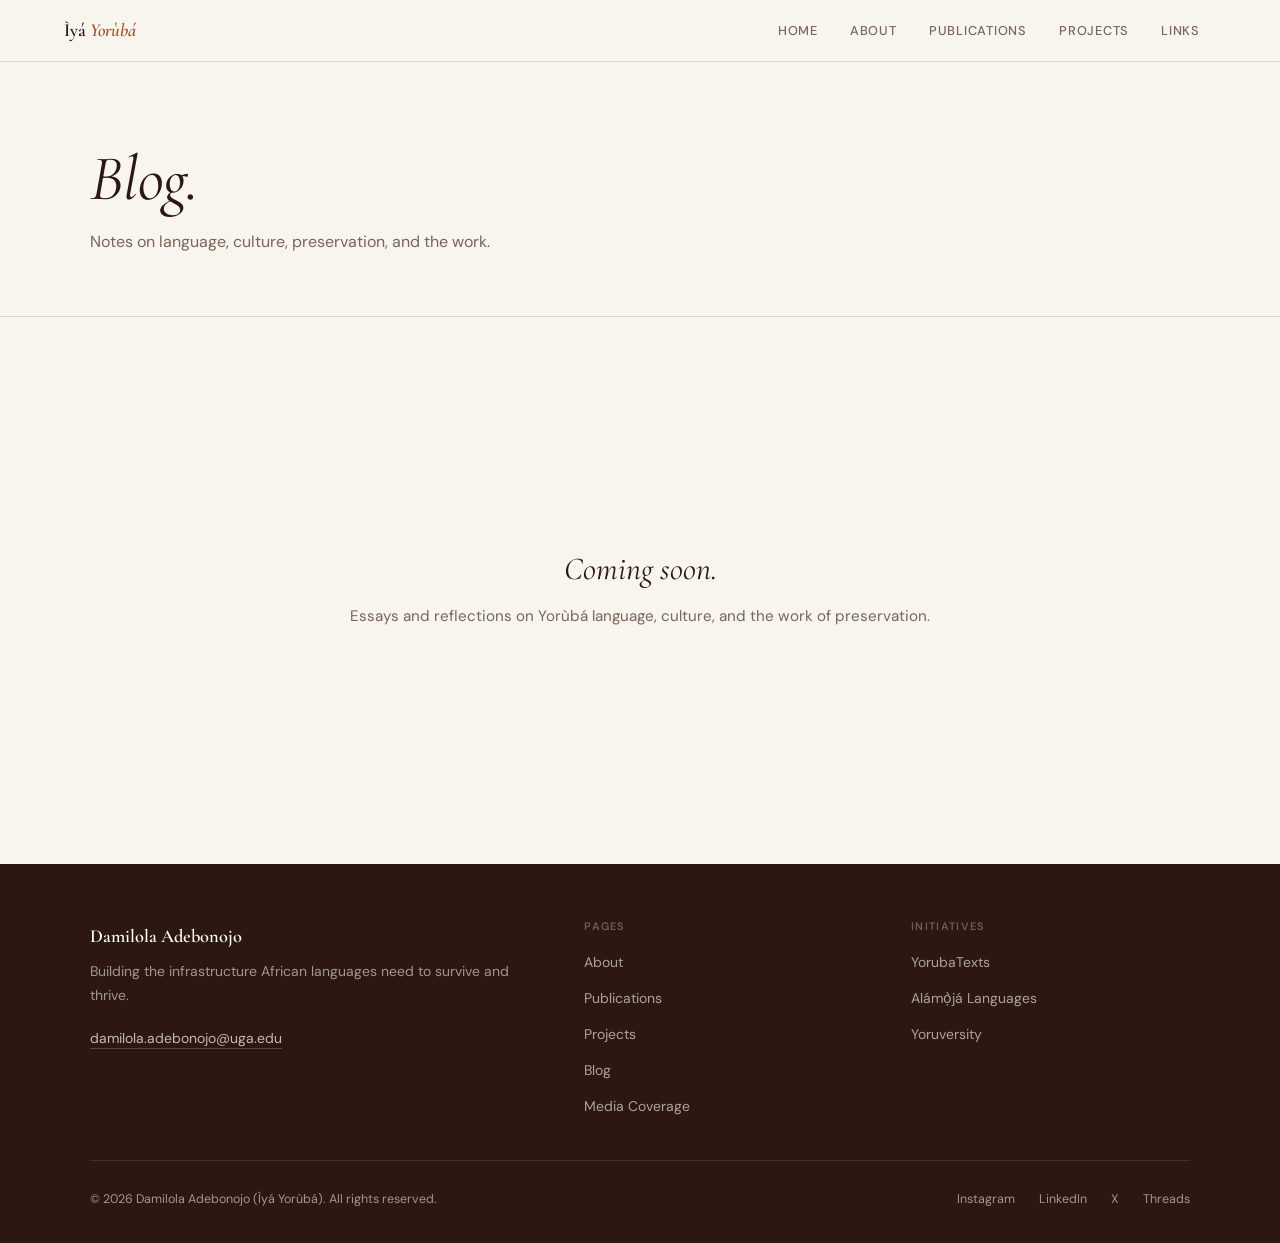
<file: blog.html>
<!DOCTYPE html>
<html lang="en">
<head>
<meta charset="UTF-8"/>
<meta name="viewport" content="width=device-width,initial-scale=1"/>
<title>Blog — Ìyá Yorùbá</title>
<link rel="stylesheet" href="style.css"/>
</head>
<body class="page">
<nav class="nav">
  <a href="index.html" class="nav-brand">Ìyá <em>Yorùbá</em></a>
  <ul class="nav-links">
    <li class="nav-item"><a href="index.html">Home</a></li>
    <li class="nav-item"><a href="about.html">About</a></li>
    <li class="nav-item">
      <a href="publications.html">Publications</a>
      <div class="nav-dropdown">
        <a href="publications.html#books">Books</a>
        <a href="publications.html#research">Research</a>
      </div>
    </li>
    <li class="nav-item"><a href="projects.html">Projects</a></li>
    <li class="nav-item">
      <a href="#">Links</a>
      <div class="nav-dropdown">
        <a href="blog.html">Blog</a>
        <a href="media.html">Media Coverage</a>
      </div>
    </li>
  </ul>
  <button class="nav-hamburger" aria-label="Menu"><span></span><span></span><span></span></button>
</nav>
<nav class="mobile-nav">
  <a href="index.html">Home</a>
  <a href="about.html">About</a>
  <a href="publications.html">Publications</a>
  <div class="mobile-sub">
    <a href="publications.html#books">Books</a>
    <a href="publications.html#research">Research</a>
  </div>
  <a href="projects.html">Projects</a>
  <a href="blog.html">Blog</a>
  <a href="media.html">Media Coverage</a>
</nav>
<main>

<style>
.blog-grid{display:grid;grid-template-columns:repeat(2,1fr);gap:2rem;}
.blog-card{background:var(--white);border:1px solid var(--border);border-radius:2px;overflow:hidden;display:flex;flex-direction:column;transition:box-shadow .2s,transform .2s;text-decoration:none;color:inherit;}
.blog-card:hover{box-shadow:0 8px 32px rgba(44,24,16,.1);transform:translateY(-3px);}
.blog-grid .blog-card:first-child{grid-column:1/-1;flex-direction:row;}
.blog-grid .blog-card:first-child .blog-card-img{width:45%;flex-shrink:0;aspect-ratio:auto;min-height:280px;}
.blog-grid .blog-card:first-child .blog-card-body{padding:2.5rem;justify-content:center;}
.blog-grid .blog-card:first-child .blog-card-title{font-size:2rem;}
.blog-card-img{aspect-ratio:16/9;background:var(--cream-dark);overflow:hidden;flex-shrink:0;}
.blog-card-img img{width:100%;height:100%;object-fit:cover;transition:transform .4s ease;}
.blog-card:hover .blog-card-img img{transform:scale(1.03);}
.blog-card-img-placeholder{width:100%;height:100%;background:linear-gradient(135deg,var(--cream-dark) 0%,var(--terra-pale) 100%);display:flex;align-items:center;justify-content:center;font-family:'Cormorant Garamond',serif;font-size:3rem;font-weight:300;color:var(--border);}
.blog-card-body{padding:1.5rem;display:flex;flex-direction:column;gap:.75rem;flex:1;}
.blog-card-meta{display:flex;align-items:center;gap:.75rem;}
.blog-card-cat{font-size:.68rem;font-weight:700;letter-spacing:.1em;text-transform:uppercase;color:var(--terra);background:var(--terra-pale);padding:.2rem .6rem;border-radius:2px;}
.blog-card-date{font-size:.78rem;color:var(--muted);}
.blog-card-title{font-family:'Cormorant Garamond',serif;font-size:1.4rem;font-weight:600;color:var(--brown);line-height:1.25;margin:0;}
.blog-card-excerpt{font-size:.9rem;color:var(--muted);line-height:1.7;flex:1;display:-webkit-box;-webkit-line-clamp:3;-webkit-box-orient:vertical;overflow:hidden;}
.blog-card-footer{display:flex;align-items:center;justify-content:space-between;padding-top:.75rem;border-top:1px solid var(--border);margin-top:auto;}
.blog-read-more{font-size:.8rem;font-weight:600;color:var(--terra);display:flex;align-items:center;gap:.4rem;transition:gap .2s;}
.blog-card:hover .blog-read-more{gap:.7rem;}
.blog-empty{text-align:center;padding:5rem 0;grid-column:1/-1;}
.blog-empty h3{font-family:'Cormorant Garamond',serif;font-size:2rem;font-weight:400;font-style:italic;color:var(--brown);margin-bottom:1rem;}
.blog-empty p{font-size:.95rem;color:var(--muted);}
@media(max-width:768px){
  .blog-grid{grid-template-columns:1fr;}
  .blog-grid .blog-card:first-child{flex-direction:column;}
  .blog-grid .blog-card:first-child .blog-card-img{width:100%;min-height:220px;}
  .blog-grid .blog-card:first-child .blog-card-body{padding:1.5rem;}
  .blog-grid .blog-card:first-child .blog-card-title{font-size:1.5rem;}
}
</style>
<div class="page-hero">
  <div class="section-inner">
    <h1>Blog.</h1>
    <p id="page-intro-text">Notes on language, culture, preservation, and the work.</p>
  </div>
</div>
<section class="section">
  <div class="section-inner">
    <div class="blog-grid" id="blog-posts-dynamic">
      <div class="blog-empty">
        <h3>Coming soon.</h3>
        <p>Essays and reflections on Yorùbá language, culture, and the work of preservation.</p>
      </div>
    </div>
  </div>
</section>

</main>
<footer>
  <div class="footer-inner">
    <div>
      <p class="footer-name">Damilola Adebonojo</p>
      <p class="footer-tagline"><span id="footer-tagline-text">Building the infrastructure African languages need to survive and thrive.</span></p>
      <p class="footer-email" style="margin-top:1rem"><a href="mailto:damilola.adebonojo@uga.edu">damilola.adebonojo@uga.edu</a></p>
    </div>
    <div class="footer-col">
      <h5>Pages</h5>
      <ul>
        <li><a href="about.html">About</a></li>
        <li><a href="publications.html">Publications</a></li>
        <li><a href="projects.html">Projects</a></li>
        <li><a href="blog.html">Blog</a></li>
        <li><a href="media.html">Media Coverage</a></li>
      </ul>
    </div>
    <div class="footer-col">
      <h5>Initiatives</h5>
      <ul>
        <li><a href="https://yorubatexts.com" target="_blank" rel="noopener">YorubaTexts</a></li>
        <li><a href="https://alamojalanguages.com" target="_blank" rel="noopener">Alámọ̀já Languages</a></li>
        <li><a href="https://yoruversity.com" target="_blank" rel="noopener">Yoruversity</a></li>
      </ul>
    </div>
  </div>
  <div class="footer-bottom">
    <p>&copy; 2026 Damilola Adebonojo (Ìyá Yorùbá). All rights reserved.</p>
    <div class="footer-socials">
      <a href="https://www.instagram.com/iya_yoruba/" target="_blank" rel="noopener">Instagram</a>
      <a href="https://www.linkedin.com/in/iyayoruba/" target="_blank" rel="noopener">LinkedIn</a>
      <a href="https://www.x.com/iyayoruba" target="_blank" rel="noopener">X</a>
      <a href="https://www.threads.com/@iya_yoruba" target="_blank" rel="noopener">Threads</a>
    </div>
  </div>
</footer>
<script src="supabase-loader.js"></script>
<script src="main.js"></script>
</body>
</html>
</file>
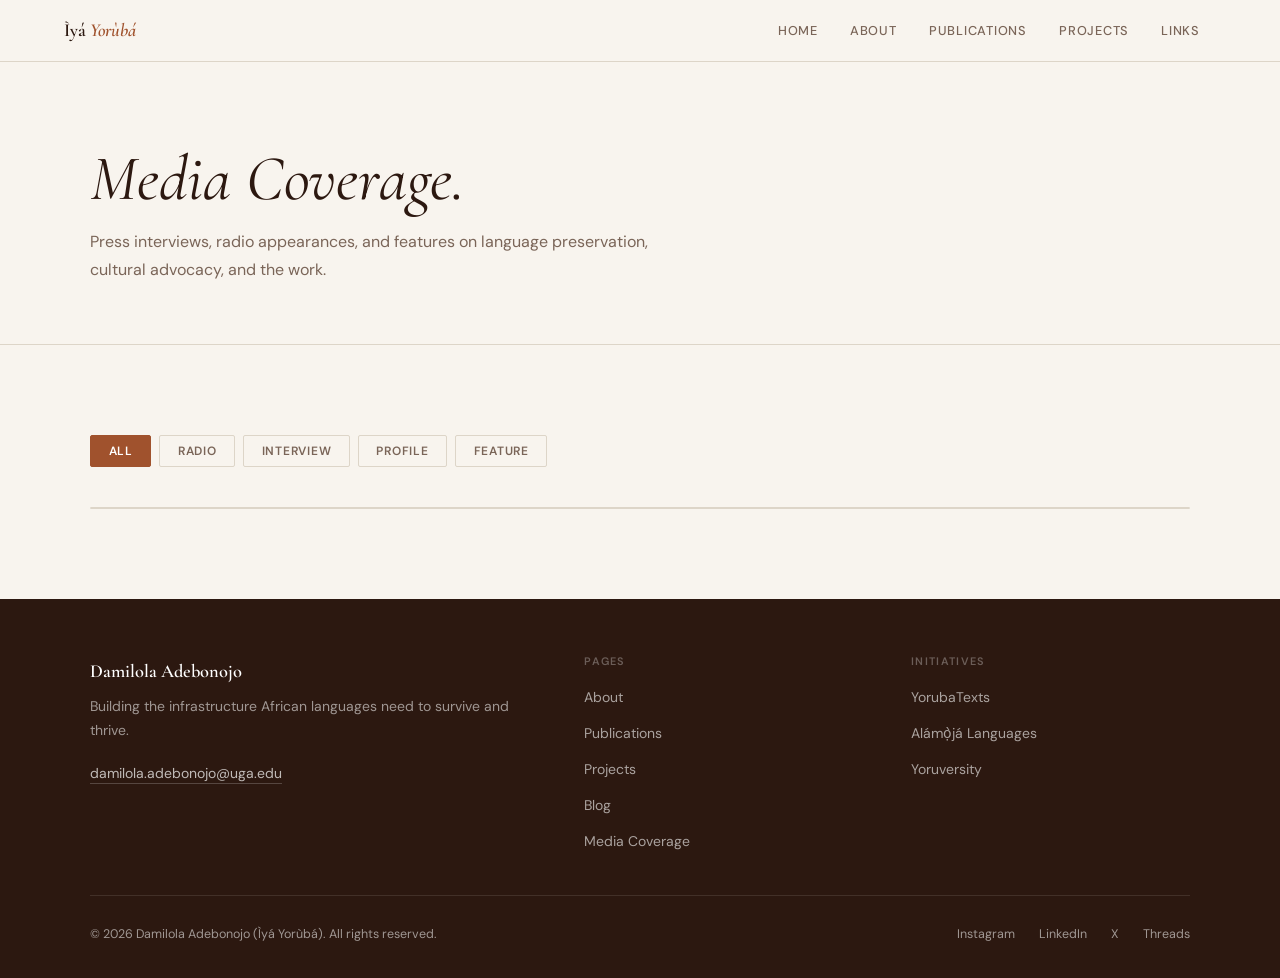
<file: media.html>
<!DOCTYPE html>
<html lang="en">
<head>
<meta charset="UTF-8"/>
<meta name="viewport" content="width=device-width,initial-scale=1"/>
<title>Media Coverage — Ìyá Yorùbá</title>
<link rel="stylesheet" href="style.css"/>
</head>
<body class="page">
<nav class="nav">
  <a href="index.html" class="nav-brand">Ìyá <em>Yorùbá</em></a>
  <ul class="nav-links">
    <li class="nav-item"><a href="index.html">Home</a></li>
    <li class="nav-item"><a href="about.html">About</a></li>
    <li class="nav-item">
      <a href="publications.html">Publications</a>
      <div class="nav-dropdown">
        <a href="publications.html#books">Books</a>
        <a href="publications.html#research">Research</a>
      </div>
    </li>
    <li class="nav-item"><a href="projects.html">Projects</a></li>
    <li class="nav-item">
      <a href="#">Links</a>
      <div class="nav-dropdown">
        <a href="blog.html">Blog</a>
        <a href="media.html">Media Coverage</a>
      </div>
    </li>
  </ul>
  <button class="nav-hamburger" aria-label="Menu"><span></span><span></span><span></span></button>
</nav>
<nav class="mobile-nav">
  <a href="index.html">Home</a>
  <a href="about.html">About</a>
  <a href="publications.html">Publications</a>
  <div class="mobile-sub">
    <a href="publications.html#books">Books</a>
    <a href="publications.html#research">Research</a>
  </div>
  <a href="projects.html">Projects</a>
  <a href="blog.html">Blog</a>
  <a href="media.html">Media Coverage</a>
</nav>
<main>

<div class="page-hero">
  <div class="section-inner">
    <h1>Media Coverage.</h1>
    <p id="page-intro-text">Press interviews, radio appearances, and features on language preservation, cultural advocacy, and the work.</p>
  </div>
</div>
<section class="section">
  <div class="section-inner">
    <div class="filter-tabs">
      <button class="filter-tab active" data-filter="all">All</button>
      <button class="filter-tab" data-filter="radio">Radio</button>
      <button class="filter-tab" data-filter="interview">Interview</button>
      <button class="filter-tab" data-filter="profile">Profile</button>
      <button class="filter-tab" data-filter="feature">Feature</button>
    </div>
    <div class="media-grid" id="media-grid-dynamic">
      <!-- loaded from Supabase -->
    </div>
  </div>
</section>

</main>
<footer>
  <div class="footer-inner">
    <div>
      <p class="footer-name">Damilola Adebonojo</p>
      <p class="footer-tagline"><span id="footer-tagline-text">Building the infrastructure African languages need to survive and thrive.</span></p>
      <p class="footer-email" style="margin-top:1rem"><a href="mailto:damilola.adebonojo@uga.edu">damilola.adebonojo@uga.edu</a></p>
    </div>
    <div class="footer-col">
      <h5>Pages</h5>
      <ul>
        <li><a href="about.html">About</a></li>
        <li><a href="publications.html">Publications</a></li>
        <li><a href="projects.html">Projects</a></li>
        <li><a href="blog.html">Blog</a></li>
        <li><a href="media.html">Media Coverage</a></li>
      </ul>
    </div>
    <div class="footer-col">
      <h5>Initiatives</h5>
      <ul>
        <li><a href="https://yorubatexts.com" target="_blank" rel="noopener">YorubaTexts</a></li>
        <li><a href="https://alamojalanguages.com" target="_blank" rel="noopener">Alámọ̀já Languages</a></li>
        <li><a href="https://yoruversity.com" target="_blank" rel="noopener">Yoruversity</a></li>
      </ul>
    </div>
  </div>
  <div class="footer-bottom">
    <p>&copy; 2026 Damilola Adebonojo (Ìyá Yorùbá). All rights reserved.</p>
    <div class="footer-socials">
      <a href="https://www.instagram.com/iya_yoruba/" target="_blank" rel="noopener">Instagram</a>
      <a href="https://www.linkedin.com/in/iyayoruba/" target="_blank" rel="noopener">LinkedIn</a>
      <a href="https://www.x.com/iyayoruba" target="_blank" rel="noopener">X</a>
      <a href="https://www.threads.com/@iya_yoruba" target="_blank" rel="noopener">Threads</a>
    </div>
  </div>
</footer>
<script src="supabase-loader.js"></script>
<script src="main.js"></script>
</body>
</html>
</file>
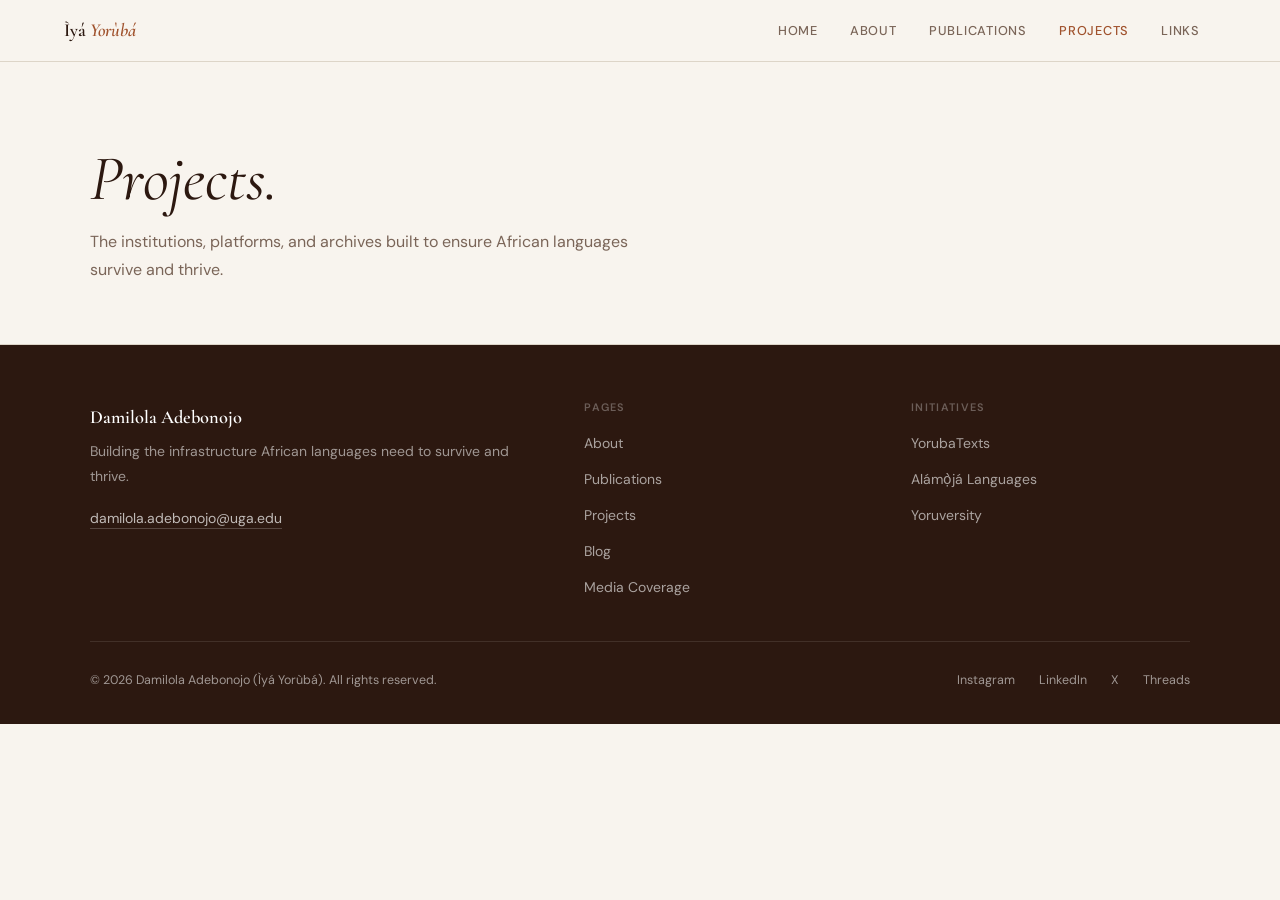
<file: projects.html>
<!DOCTYPE html>
<html lang="en">
<head>
<meta charset="UTF-8"/>
<meta name="viewport" content="width=device-width,initial-scale=1"/>
<title>Projects — Ìyá Yorùbá</title>
<link rel="stylesheet" href="style.css"/>
</head>
<body class="page">
<nav class="nav">
  <a href="index.html" class="nav-brand">Ìyá <em>Yorùbá</em></a>
  <ul class="nav-links">
    <li class="nav-item"><a href="index.html">Home</a></li>
    <li class="nav-item"><a href="about.html">About</a></li>
    <li class="nav-item">
      <a href="publications.html">Publications</a>
      <div class="nav-dropdown">
        <a href="publications.html#books">Books</a>
        <a href="publications.html#research">Research</a>
      </div>
    </li>
    <li class="nav-item"><a href="projects.html">Projects</a></li>
    <li class="nav-item">
      <a href="#">Links</a>
      <div class="nav-dropdown">
        <a href="blog.html">Blog</a>
        <a href="media.html">Media Coverage</a>
      </div>
    </li>
  </ul>
  <button class="nav-hamburger" aria-label="Menu"><span></span><span></span><span></span></button>
</nav>
<nav class="mobile-nav">
  <a href="index.html">Home</a>
  <a href="about.html">About</a>
  <a href="publications.html">Publications</a>
  <div class="mobile-sub">
    <a href="publications.html#books">Books</a>
    <a href="publications.html#research">Research</a>
  </div>
  <a href="projects.html">Projects</a>
  <a href="blog.html">Blog</a>
  <a href="media.html">Media Coverage</a>
</nav>
<main>

<div class="page-hero">
  <div class="section-inner">
    <h1>Projects.</h1>
    <p id="page-intro-text">The institutions, platforms, and archives built to ensure African languages survive and thrive.</p>
  </div>
</div>
<div id="projects-page-dynamic">
  <!-- loaded from Supabase -->
</div>

</main>
<footer>
  <div class="footer-inner">
    <div>
      <p class="footer-name">Damilola Adebonojo</p>
      <p class="footer-tagline"><span id="footer-tagline-text">Building the infrastructure African languages need to survive and thrive.</span></p>
      <p class="footer-email" style="margin-top:1rem"><a href="mailto:damilola.adebonojo@uga.edu">damilola.adebonojo@uga.edu</a></p>
    </div>
    <div class="footer-col">
      <h5>Pages</h5>
      <ul>
        <li><a href="about.html">About</a></li>
        <li><a href="publications.html">Publications</a></li>
        <li><a href="projects.html">Projects</a></li>
        <li><a href="blog.html">Blog</a></li>
        <li><a href="media.html">Media Coverage</a></li>
      </ul>
    </div>
    <div class="footer-col">
      <h5>Initiatives</h5>
      <ul>
        <li><a href="https://yorubatexts.com" target="_blank" rel="noopener">YorubaTexts</a></li>
        <li><a href="https://alamojalanguages.com" target="_blank" rel="noopener">Alámọ̀já Languages</a></li>
        <li><a href="https://yoruversity.com" target="_blank" rel="noopener">Yoruversity</a></li>
      </ul>
    </div>
  </div>
  <div class="footer-bottom">
    <p>&copy; 2026 Damilola Adebonojo (Ìyá Yorùbá). All rights reserved.</p>
    <div class="footer-socials">
      <a href="https://www.instagram.com/iya_yoruba/" target="_blank" rel="noopener">Instagram</a>
      <a href="https://www.linkedin.com/in/iyayoruba/" target="_blank" rel="noopener">LinkedIn</a>
      <a href="https://www.x.com/iyayoruba" target="_blank" rel="noopener">X</a>
      <a href="https://www.threads.com/@iya_yoruba" target="_blank" rel="noopener">Threads</a>
    </div>
  </div>
</footer>
<script src="supabase-loader.js"></script>
<script src="main.js"></script>
</body>
</html>
</file>
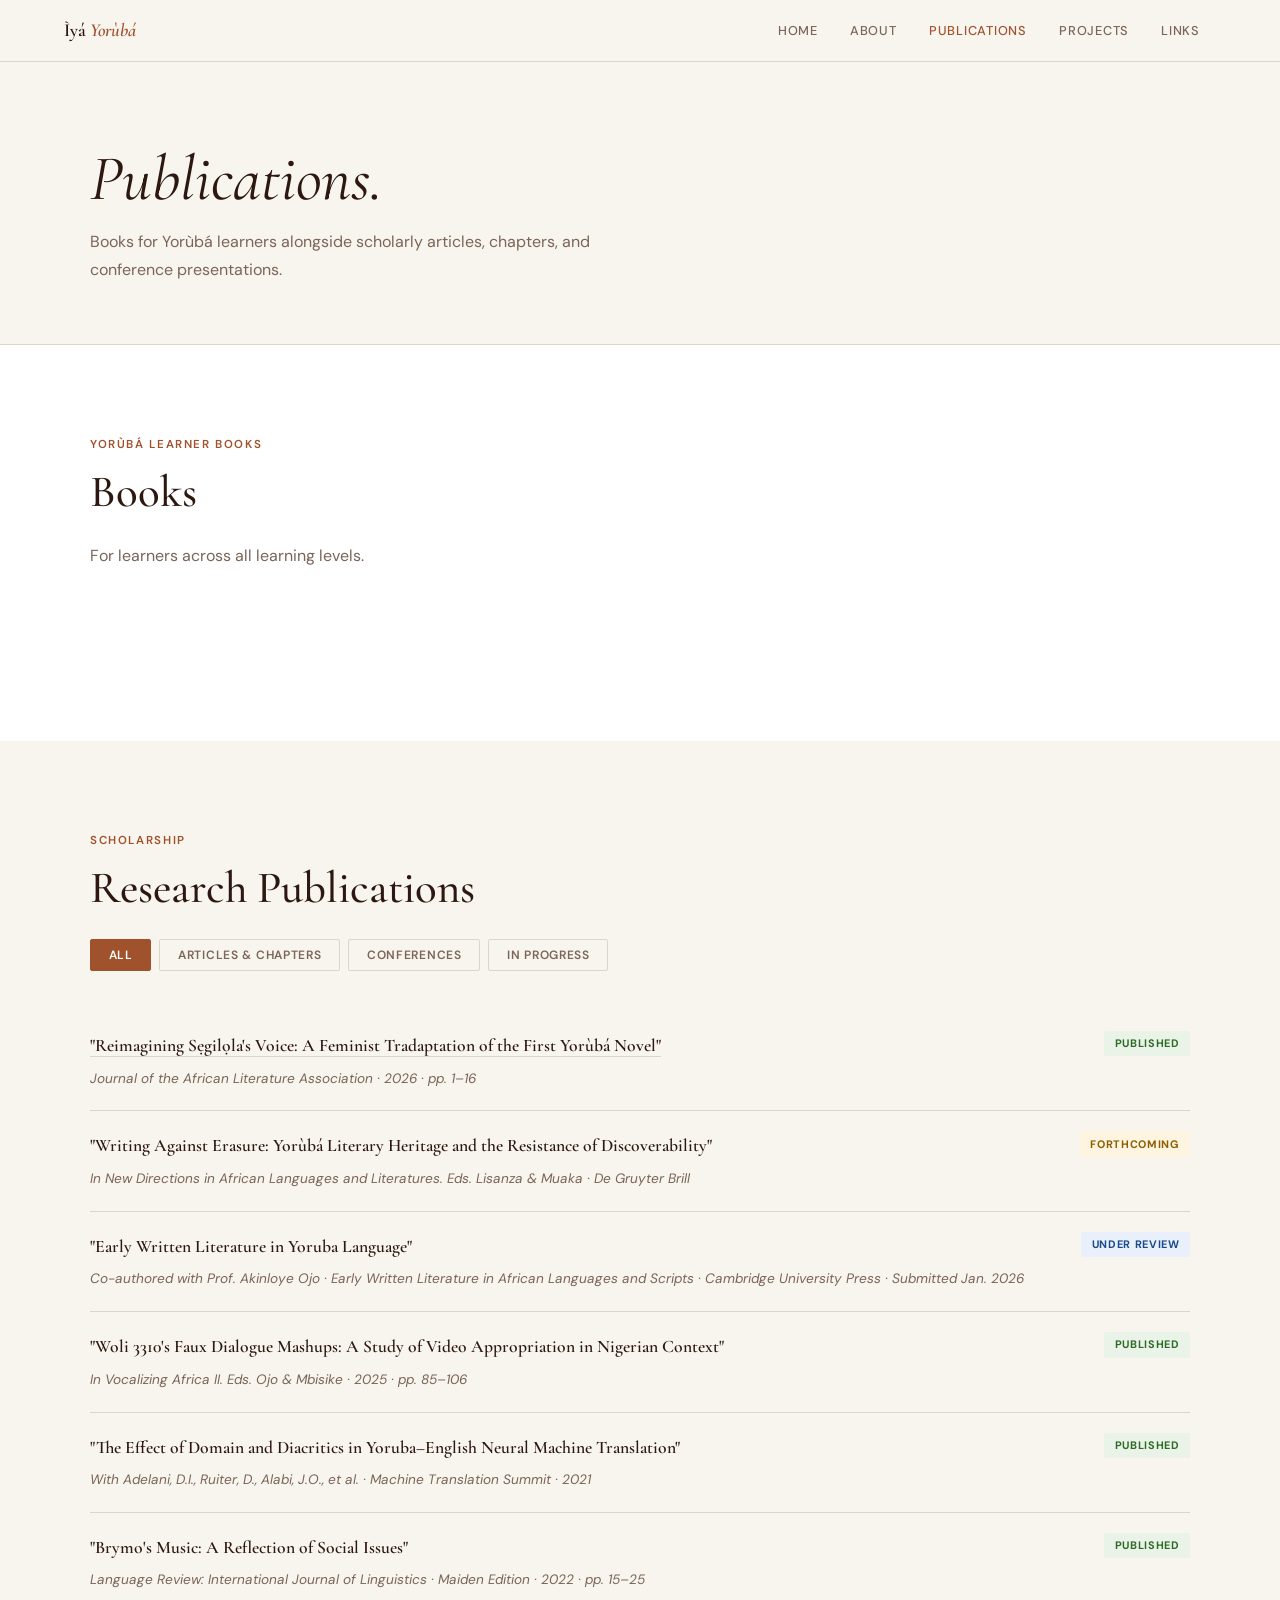
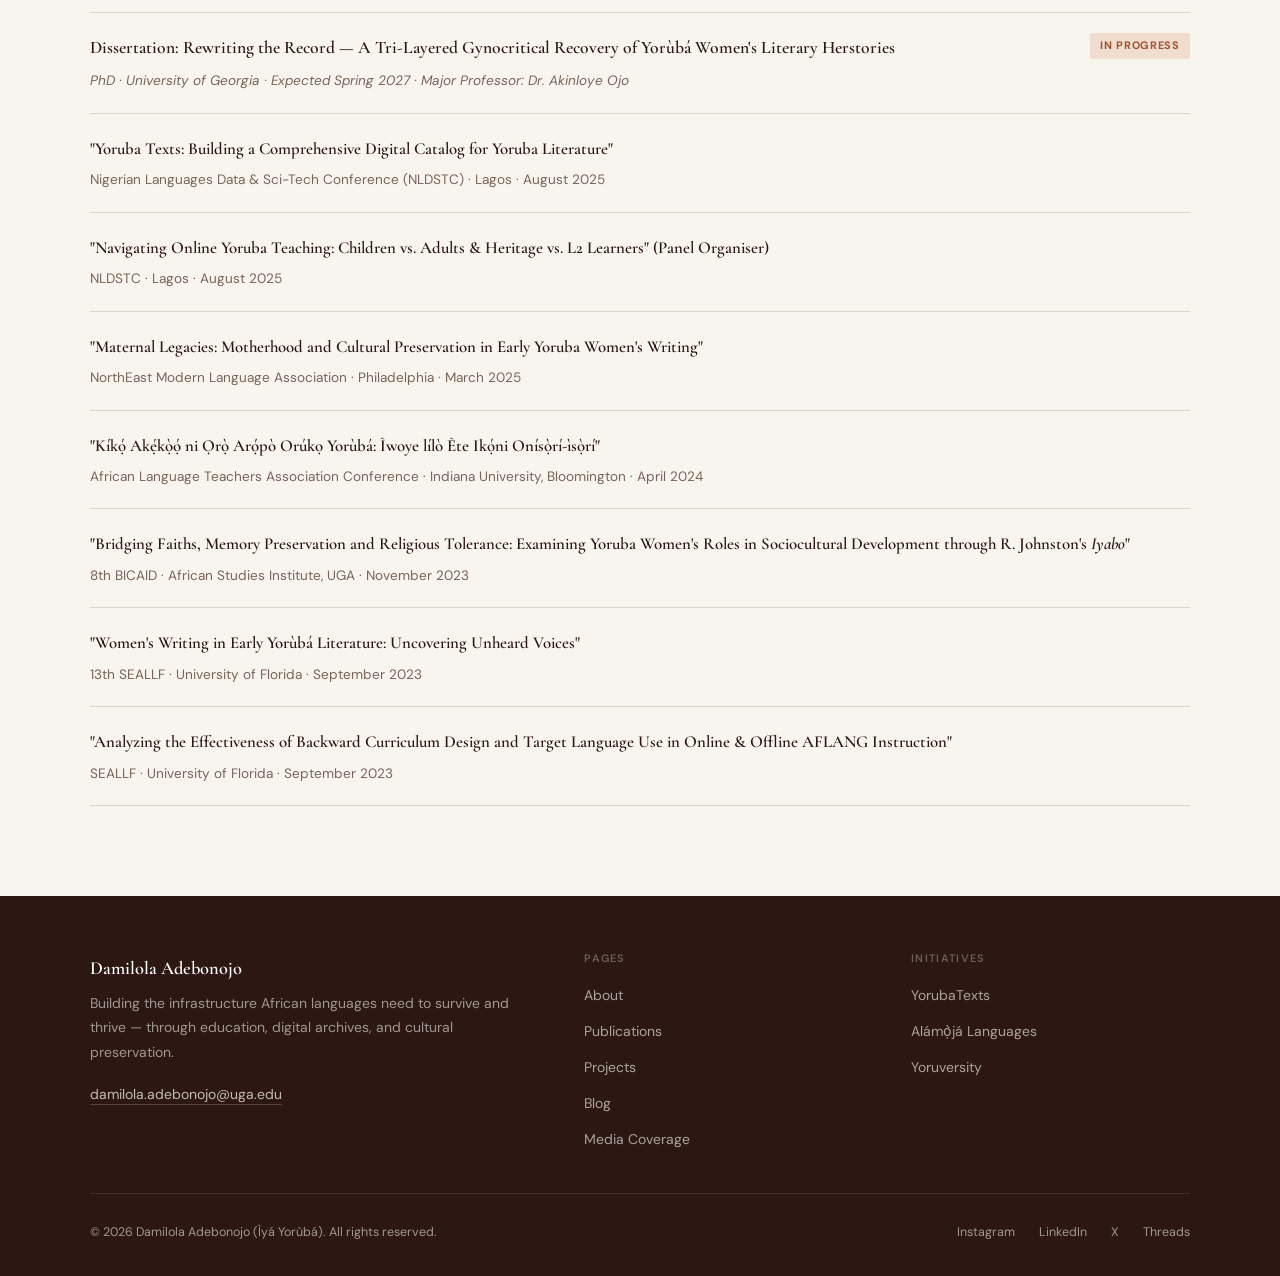
<file: publications.html>
<!DOCTYPE html>
<html lang="en">
<head>
<meta charset="UTF-8"/>
<meta name="viewport" content="width=device-width,initial-scale=1"/>
<title>Publications — Ìyá Yorùbá</title>
<link rel="stylesheet" href="style.css"/>
</head>
<body class="page">
<nav class="nav">
  <a href="index.html" class="nav-brand">Ìyá <em>Yorùbá</em></a>
  <ul class="nav-links">
    <li class="nav-item"><a href="index.html">Home</a></li>
    <li class="nav-item"><a href="about.html">About</a></li>
    <li class="nav-item">
      <a href="publications.html">Publications</a>
      <div class="nav-dropdown">
        <a href="publications.html#books">Books</a>
        <a href="publications.html#research">Research</a>
      </div>
    </li>
    <li class="nav-item"><a href="projects.html">Projects</a></li>
    <li class="nav-item">
      <a href="#">Links</a>
      <div class="nav-dropdown">
        <a href="blog.html">Blog</a>
        <a href="media.html">Media Coverage</a>
      </div>
    </li>
  </ul>
  <button class="nav-hamburger" aria-label="Menu">
    <span></span><span></span><span></span>
  </button>
</nav>
<nav class="mobile-nav">
  <a href="index.html">Home</a>
  <a href="about.html">About</a>
  <a href="publications.html">Publications</a>
  <div class="mobile-sub">
    <a href="publications.html#books">Books</a>
    <a href="publications.html#research">Research</a>
  </div>
  <a href="projects.html">Projects</a>
  <a href="blog.html">Blog</a>
  <a href="media.html">Media Coverage</a>
</nav>
<main>

<div class="page-hero">
  <div class="section-inner">
    <h1>Publications.</h1>
    <p>Books for Yorùbá learners alongside scholarly articles, chapters, and conference presentations.</p>
  </div>
</div>

<section class="section" id="books" style="background:var(--white)">
  <div class="section-inner">
    <span class="section-eyebrow">Yorùbá Learner Books</span>
    <h2 class="section-title">Books</h2>
    <p class="section-lead">For learners across all learning levels.</p>
    <div class="books-grid" id="books-grid-dynamic"><!-- Books load from Supabase --></div>
  </div>
</section>

<section class="section" id="research">
  <div class="section-inner">
    <span class="section-eyebrow">Scholarship</span>
    <h2 class="section-title">Research Publications</h2>
    <div class="filter-tabs">
      <button class="filter-tab active" data-filter="all">All</button>
      <button class="filter-tab" data-filter="article">Articles &amp; Chapters</button>
      <button class="filter-tab" data-filter="conference">Conferences</button>
      <button class="filter-tab" data-filter="progress">In Progress</button>
    </div>
    <div class="pub-item reveal" data-type="article"><div><p class="pub-title"><a href="https://doi.org/10.1080/21674736.2025.2611708" target="_blank" rel="noopener">"Reimagining Sẹgilọla's Voice: A Feminist Tradaptation of the First Yorùbá Novel"</a></p><p class="pub-meta"><em>Journal of the African Literature Association</em> · 2026 · pp. 1–16</p></div><span class="pub-badge badge-pub">Published</span></div>
    <div class="pub-item reveal" data-type="article"><div><p class="pub-title">"Writing Against Erasure: Yorùbá Literary Heritage and the Resistance of Discoverability"</p><p class="pub-meta">In <em>New Directions in African Languages and Literatures.</em> Eds. Lisanza &amp; Muaka · De Gruyter Brill</p></div><span class="pub-badge badge-forth">Forthcoming</span></div>
    <div class="pub-item reveal" data-type="article"><div><p class="pub-title">"Early Written Literature in Yoruba Language"</p><p class="pub-meta">Co-authored with Prof. Akinloye Ojo · <em>Early Written Literature in African Languages and Scripts</em> · Cambridge University Press · Submitted Jan. 2026</p></div><span class="pub-badge badge-review">Under Review</span></div>
    <div class="pub-item reveal" data-type="article"><div><p class="pub-title">"Woli 3310's Faux Dialogue Mashups: A Study of Video Appropriation in Nigerian Context"</p><p class="pub-meta">In <em>Vocalizing Africa II.</em> Eds. Ojo &amp; Mbisike · 2025 · pp. 85–106</p></div><span class="pub-badge badge-pub">Published</span></div>
    <div class="pub-item reveal" data-type="article"><div><p class="pub-title">"The Effect of Domain and Diacritics in Yoruba–English Neural Machine Translation"</p><p class="pub-meta">With Adelani, D.I., Ruiter, D., Alabi, J.O., et al. · <em>Machine Translation Summit</em> · 2021</p></div><span class="pub-badge badge-pub">Published</span></div>
    <div class="pub-item reveal" data-type="article"><div><p class="pub-title">"Brymo's Music: A Reflection of Social Issues"</p><p class="pub-meta"><em>Language Review: International Journal of Linguistics</em> · Maiden Edition · 2022 · pp. 15–25</p></div><span class="pub-badge badge-pub">Published</span></div>
    <div class="pub-item reveal" data-type="progress"><div><p class="pub-title">Dissertation: Rewriting the Record — A Tri-Layered Gynocritical Recovery of Yorùbá Women's Literary Herstories</p><p class="pub-meta">PhD · University of Georgia · Expected Spring 2027 · Major Professor: Dr. Akinloye Ojo</p></div><span class="pub-badge badge-progress">In Progress</span></div>
    <div class="conf-item reveal" data-type="conference"><p class="conf-title">"Yoruba Texts: Building a Comprehensive Digital Catalog for Yoruba Literature"</p><p class="conf-meta">Nigerian Languages Data &amp; Sci-Tech Conference (NLDSTC) · Lagos · August 2025</p></div>
    <div class="conf-item reveal" data-type="conference"><p class="conf-title">"Navigating Online Yoruba Teaching: Children vs. Adults &amp; Heritage vs. L2 Learners" (Panel Organiser)</p><p class="conf-meta">NLDSTC · Lagos · August 2025</p></div>
    <div class="conf-item reveal" data-type="conference"><p class="conf-title">"Maternal Legacies: Motherhood and Cultural Preservation in Early Yoruba Women's Writing"</p><p class="conf-meta">NorthEast Modern Language Association · Philadelphia · March 2025</p></div>
    <div class="conf-item reveal" data-type="conference"><p class="conf-title">"Kíkọ́ Akẹ́kọ̀ọ́ ni Ọrọ̀ Arọ́pò Orúkọ Yorùbá: Ìwoye lílò Ète Ikọ́ni Onísọ̀rí-ìsọ̀rí"</p><p class="conf-meta">African Language Teachers Association Conference · Indiana University, Bloomington · April 2024</p></div>
    <div class="conf-item reveal" data-type="conference"><p class="conf-title">"Bridging Faiths, Memory Preservation and Religious Tolerance: Examining Yoruba Women's Roles in Sociocultural Development through R. Johnston's <em>Iyabo</em>"</p><p class="conf-meta">8th BICAID · African Studies Institute, UGA · November 2023</p></div>
    <div class="conf-item reveal" data-type="conference"><p class="conf-title">"Women's Writing in Early Yorùbá Literature: Uncovering Unheard Voices"</p><p class="conf-meta">13th SEALLF · University of Florida · September 2023</p></div>
    <div class="conf-item reveal" data-type="conference"><p class="conf-title">"Analyzing the Effectiveness of Backward Curriculum Design and Target Language Use in Online &amp; Offline AFLANG Instruction"</p><p class="conf-meta">SEALLF · University of Florida · September 2023</p></div>
  </div>
</section>
</main>
<footer>
  <div class="footer-inner">
    <div>
      <p class="footer-name">Damilola Adebonojo</p>
      <p class="footer-tagline">Building the infrastructure African languages need to survive and thrive — through education, digital archives, and cultural preservation.</p>
      <p class="footer-email"><a href="mailto:damilola.adebonojo@uga.edu">damilola.adebonojo@uga.edu</a></p>
    </div>
    <div class="footer-col">
      <h5>Pages</h5>
      <ul>
        <li><a href="about.html">About</a></li>
        <li><a href="publications.html">Publications</a></li>
        <li><a href="projects.html">Projects</a></li>
        <li><a href="blog.html">Blog</a></li>
        <li><a href="media.html">Media Coverage</a></li>
      </ul>
    </div>
    <div class="footer-col">
      <h5>Initiatives</h5>
      <ul>
        <li><a href="https://yorubatexts.com" target="_blank" rel="noopener">YorubaTexts</a></li>
        <li><a href="https://alamojalanguages.com" target="_blank" rel="noopener">Alámọ̀já Languages</a></li>
        <li><a href="https://yoruversity.com" target="_blank" rel="noopener">Yoruversity</a></li>
      </ul>
    </div>
  </div>
  <div class="footer-bottom">
    <p>&copy; 2026 Damilola Adebonojo (Ìyá Yorùbá). All rights reserved.</p>
    <div class="footer-socials">
      <a href="https://www.instagram.com/iya_yoruba/" target="_blank" rel="noopener">Instagram</a>
      <a href="https://www.linkedin.com/in/iyayoruba/" target="_blank" rel="noopener">LinkedIn</a>
      <a href="https://www.x.com/iyayoruba" target="_blank" rel="noopener">X</a>
      <a href="https://www.threads.com/@iya_yoruba" target="_blank" rel="noopener">Threads</a>
    </div>
  </div>
</footer>
<script src="supabase-loader.js"></script>
<script src="main.js"></script>
</body>
</html>
</file>
<file: style.css>
@import url('https://fonts.googleapis.com/css2?family=Cormorant+Garamond:ital,wght@0,300;0,400;0,500;0,600;0,700;1,300;1,400;1,600&family=DM+Sans:ital,opsz,wght@0,9..40,300;0,9..40,400;0,9..40,500;1,9..40,300&display=swap');

:root {
  --cream:       #F8F4EE;
  --cream-dark:  #EFE9DF;
  --white:       #FFFFFF;
  --brown:       #2C1810;
  --brown-mid:   #4A2E22;
  --terra:       #A0522D;
  --terra-light: #C47A52;
  --terra-pale:  #F0DDD0;
  --gold:        #B8963E;
  --muted:       #7A6558;
  --border:      #DDD5C8;
  --nav-h:       62px;
}

*, *::before, *::after { box-sizing: border-box; margin: 0; padding: 0; }
html { scroll-behavior: smooth; }
body {
  font-family: 'DM Sans', sans-serif;
  background: var(--cream);
  color: var(--brown);
  font-size: 16px;
  line-height: 1.75;
  overflow-x: hidden;
}
img { display: block; max-width: 100%; }
a { color: inherit; text-decoration: none; }
ul { list-style: none; }
h1,h2,h3,h4,h5 { font-family: 'Cormorant Garamond', serif; line-height: 1.15; }

/* Empty image placeholder */
img[src=""], img:not([src]) {
  background: var(--cream-dark);
  min-height: 200px;
}

/* NAV */
.nav {
  position: fixed; top: 0; left: 0; right: 0; z-index: 200;
  height: var(--nav-h);
  display: flex; align-items: center; justify-content: space-between;
  padding: 0 5%;
  background: rgba(248,244,238,0.96);
  backdrop-filter: blur(12px);
  border-bottom: 1px solid var(--border);
}
.nav-brand {
  font-family: 'Cormorant Garamond', serif;
  font-size: 1.15rem; font-weight: 600;
  color: var(--brown); white-space: nowrap; flex-shrink: 0;
}
.nav-brand em { font-style: italic; color: var(--terra); }

.nav-links { display: flex; gap: 0; align-items: center; }
.nav-item { position: relative; }
.nav-item > a {
  display: block; padding: 0 1rem;
  font-size: .8rem; font-weight: 500;
  letter-spacing: .06em; text-transform: uppercase;
  color: var(--muted);
  height: var(--nav-h); line-height: var(--nav-h);
  transition: color .2s; white-space: nowrap;
}
.nav-item > a:hover, .nav-item > a.active { color: var(--terra); }

.nav-dropdown {
  position: absolute; top: calc(var(--nav-h) - 1px); left: 0;
  min-width: 180px; background: var(--white);
  border: 1px solid var(--border); border-top: 2px solid var(--terra);
  padding: .5rem 0;
  opacity: 0; visibility: hidden; transform: translateY(6px);
  transition: all .2s; z-index: 300;
}
.nav-item:hover .nav-dropdown { opacity: 1; visibility: visible; transform: translateY(0); }
.nav-dropdown a {
  display: block; padding: .6rem 1.25rem;
  font-size: .8rem; font-weight: 500;
  color: var(--muted); transition: color .15s, background .15s;
}
.nav-dropdown a:hover { color: var(--terra); background: var(--cream); }

.nav-hamburger {
  display: none; flex-direction: column; gap: 5px;
  background: none; border: none; cursor: pointer; padding: 4px; flex-shrink: 0;
}
.nav-hamburger span { display: block; width: 22px; height: 1.5px; background: var(--brown); border-radius: 1px; }

/* MOBILE NAV */
.mobile-nav {
  display: none; position: fixed;
  top: var(--nav-h); left: 0; right: 0; bottom: 0;
  background: var(--cream); z-index: 199;
  padding: 2rem 5%; flex-direction: column;
  border-top: 1px solid var(--border); overflow-y: auto;
}
.mobile-nav.open { display: flex; }
.mobile-nav > a {
  font-family: 'Cormorant Garamond', serif;
  font-size: 1.75rem; font-weight: 400; color: var(--brown);
  padding: .65rem 0; border-bottom: 1px solid var(--border); transition: color .2s;
}
.mobile-nav > a:hover { color: var(--terra); }
.mobile-sub { display: flex; flex-direction: column; padding-left: 1.5rem; }
.mobile-sub a {
  font-family: 'Cormorant Garamond', serif;
  font-size: 1.2rem; color: var(--muted);
  padding: .4rem 0; border-bottom: 1px solid var(--cream-dark);
}
.mobile-sub a:hover { color: var(--terra); }

/* PAGE */
.page { padding-top: var(--nav-h); min-height: 100vh; }
.section { padding: 90px 5%; }
.section-inner { max-width: 1100px; margin: 0 auto; }
.narrow { max-width: 720px; margin: 0 auto; }

.section-eyebrow {
  font-size: .72rem; font-weight: 600; letter-spacing: .14em;
  text-transform: uppercase; color: var(--terra);
  margin-bottom: .75rem; display: block;
}
.section-title { font-size: clamp(1.8rem,3.5vw,2.8rem); font-weight: 500; margin-bottom: 1.5rem; }
.section-lead { font-size: 1rem; color: var(--muted); line-height: 1.8; max-width: 620px; margin-bottom: 3rem; }

.page-hero { padding: 80px 5% 60px; border-bottom: 1px solid var(--border); }
.page-hero h1 { font-size: clamp(2.5rem,5vw,4rem); font-weight: 400; font-style: italic; margin-bottom: .75rem; }
.page-hero p { font-size: 1rem; color: var(--muted); max-width: 560px; }

/* BUTTONS */
.btn {
  display: inline-flex; align-items: center; gap: 7px;
  padding: .7rem 1.5rem;
  font-family: 'DM Sans', sans-serif; font-size: .825rem; font-weight: 500;
  letter-spacing: .04em; border-radius: 2px; cursor: pointer;
  transition: all .2s; border: 1.5px solid transparent; white-space: nowrap;
  text-decoration: none;
}
.btn-dark  { background: var(--brown); color: var(--cream); border-color: var(--brown); }
.btn-dark:hover  { background: var(--brown-mid); border-color: var(--brown-mid); }
.btn-outline { background: transparent; color: var(--brown); border-color: var(--brown); }
.btn-outline:hover { background: var(--brown); color: var(--cream); }
.btn-terra { background: var(--terra); color: #fff; border-color: var(--terra); }
.btn-terra:hover { background: #8B4220; border-color: #8B4220; }
.btn-ghost { background: transparent; color: var(--terra); border-color: var(--terra); }
.btn-ghost:hover { background: var(--terra); color: #fff; }
.btn-muted { background: var(--cream-dark); color: var(--muted); border-color: var(--cream-dark); cursor: default; pointer-events: none; }

.link-arrow {
  font-size: .85rem; font-weight: 500; color: var(--terra);
  display: inline-flex; align-items: center; gap: 5px; transition: gap .2s;
}
.link-arrow:hover { gap: 9px; }

/* FOOTER */
footer { background: var(--brown); color: rgba(255,255,255,.55); padding: 3.5rem 5% 2rem; }
.footer-inner {
  max-width: 1100px; margin: 0 auto;
  display: grid; grid-template-columns: 1.6fr 1fr 1fr;
  gap: 3rem; padding-bottom: 2.5rem;
  border-bottom: 1px solid rgba(255,255,255,.1); margin-bottom: 1.75rem;
}
.footer-name { font-family: 'Cormorant Garamond', serif; font-size: 1.15rem; font-weight: 600; color: #fff; margin-bottom: .4rem; }
.footer-tagline { font-size: .875rem; line-height: 1.75; }
.footer-email { margin-top: 1rem; }
.footer-email a { font-size: .875rem; color: rgba(255,255,255,.7); border-bottom: 1px solid rgba(255,255,255,.2); padding-bottom: 1px; transition: color .2s; }
.footer-email a:hover { color: #fff; }
.footer-col h5 { font-family: 'DM Sans', sans-serif; font-size: .68rem; font-weight: 600; letter-spacing: .12em; text-transform: uppercase; color: rgba(255,255,255,.3); margin-bottom: 1rem; }
.footer-col ul { display: flex; flex-direction: column; gap: .5rem; }
.footer-col a { font-size: .875rem; color: rgba(255,255,255,.6); transition: color .2s; }
.footer-col a:hover { color: var(--terra-light); }
.footer-bottom { max-width: 1100px; margin: 0 auto; display: flex; justify-content: space-between; align-items: center; font-size: .78rem; }
.footer-socials { display: flex; gap: 1.5rem; }
.footer-socials a { font-size: .78rem; transition: color .2s; }
.footer-socials a:hover { color: var(--terra-light); }

/* ANIMATIONS */
.reveal { opacity: 0; transform: translateY(20px); transition: opacity .6s ease, transform .6s ease; }
.reveal.visible { opacity: 1; transform: translateY(0); }
.reveal-delay-1 { transition-delay: .1s; }
.reveal-delay-2 { transition-delay: .2s; }
.reveal-delay-3 { transition-delay: .3s; }
.reveal-delay-4 { transition-delay: .4s; }

/* ── HOMEPAGE ─────────────────────────────────────── */
.hero {
  min-height: calc(100vh - var(--nav-h));
  display: grid; grid-template-columns: 1fr 1fr;
}
.hero-left {
  display: flex; flex-direction: column; justify-content: center;
  padding: 80px 6% 80px 5%;
}
.hero-greeting { font-size: .925rem; color: var(--muted); margin-bottom: 2.5rem; letter-spacing: .02em; }
.hero-greeting em { font-style: italic; color: var(--terra); }
.hero-name { font-family: 'Cormorant Garamond', serif; font-size: clamp(3rem,5vw,5.5rem); font-weight: 400; line-height: 1; color: var(--brown); margin-bottom: .3rem; }
.hero-alias { font-family: 'Cormorant Garamond', serif; font-size: clamp(1.1rem,2vw,1.5rem); font-style: italic; color: var(--terra); margin-bottom: 1.25rem; }
.hero-roles { font-size: .82rem; font-weight: 500; letter-spacing: .09em; color: var(--muted); text-transform: uppercase; margin-bottom: 2.5rem; }
.hero-roles span { color: var(--border); margin: 0 .6rem; }
.hero-ctas { display: flex; gap: .75rem; flex-wrap: wrap; margin-bottom: 3rem; }
.hero-socials { display: flex; gap: 1.25rem; }
.hero-socials a { font-size: .75rem; letter-spacing: .06em; text-transform: uppercase; color: var(--muted); transition: color .2s; }
.hero-socials a:hover { color: var(--terra); }
.hero-right { position: relative; background: var(--cream-dark); overflow: hidden; }
.hero-photo { width: 100%; height: 100%; object-fit: cover; object-position: top center; filter: grayscale(10%); }
.hero-vertical {
  position: absolute;
  right: 0.75rem;
  top: 50%;
  transform: translateY(-50%);
  writing-mode: vertical-rl;
  text-orientation: mixed;
  font-size: .65rem;
  letter-spacing: .22em;
  text-transform: uppercase;
  color: rgba(255,255,255,.7);
  white-space: nowrap;
  text-shadow: 0 1px 3px rgba(0,0,0,.5);
}
/* HOME ABOUT */
.home-about { padding: 100px 5%; background: var(--white); }
.home-about-inner { max-width: 1100px; margin: 0 auto; display: grid; grid-template-columns: 220px 1fr; gap: 5rem; align-items: start; }
.home-about-label { font-family: 'Cormorant Garamond', serif; font-size: 3.5rem; font-weight: 300; color: var(--cream-dark); line-height: 1; position: sticky; top: 100px; }
.home-about-label span { display: block; font-family: 'DM Sans', sans-serif; font-size: .7rem; font-weight: 600; letter-spacing: .12em; text-transform: uppercase; color: var(--terra); margin-bottom: .5rem; }
.home-about-body p { font-size: 1.05rem; line-height: 1.85; color: var(--brown-mid); margin-bottom: 1.5rem; }

/* HOME PROJECTS */
.home-projects { padding: 100px 5%; background: var(--cream); }
.home-projects-inner { max-width: 1100px; margin: 0 auto; }
.home-projects-header { display: flex; justify-content: space-between; align-items: flex-end; margin-bottom: 3rem; }
.project-list { display: flex; flex-direction: column; }
.project-entry {
  display: grid; grid-template-columns: 160px 1fr auto;
  align-items: baseline; gap: 2rem;
  padding: 1.75rem 1rem; margin: 0 -1rem;
  border-bottom: 1px solid var(--border); transition: background .2s;
}
.project-entry:first-child { border-top: 1px solid var(--border); }
.project-entry:hover { background: var(--white); }
.project-entry-label { font-size: .7rem; font-weight: 600; letter-spacing: .1em; text-transform: uppercase; color: var(--muted); }
.project-entry-name { font-family: 'Cormorant Garamond', serif; font-size: 1.5rem; font-weight: 500; color: var(--brown); }
.project-entry-name small { display: block; font-family: 'DM Sans', sans-serif; font-size: .84rem; font-weight: 400; color: var(--muted); margin-top: .2rem; }

/* HOME RECENT */
.home-recent { padding: 100px 5%; background: var(--cream-dark); }
.home-recent-inner { max-width: 1100px; margin: 0 auto; }
.home-recent-header { display: flex; justify-content: space-between; align-items: flex-end; margin-bottom: 3rem; }
.recent-list { display: flex; flex-direction: column; }
.recent-item { display: grid; grid-template-columns: 1fr auto; gap: 2rem; align-items: baseline; padding: 1.5rem 0; border-bottom: 1px solid var(--border); }
.recent-item:first-child { border-top: 1px solid var(--border); }
.recent-item-title { font-family: 'Cormorant Garamond', serif; font-size: 1.2rem; font-weight: 600; color: var(--brown); margin-bottom: .25rem; }
.recent-item-meta { font-size: .82rem; color: var(--muted); font-style: italic; }
.recent-item-year { font-size: .8rem; color: var(--muted); white-space: nowrap; }

/* CONTACT STRIP */
.contact-strip { padding: 80px 5%; background: var(--brown); text-align: center; }
.contact-strip h2 { font-family: 'Cormorant Garamond', serif; font-size: clamp(2rem,4vw,3.5rem); font-weight: 400; font-style: italic; color: #fff; margin-bottom: 1rem; }
.contact-strip p { font-size: .95rem; color: rgba(255,255,255,.55); margin-bottom: 2rem; max-width: 480px; margin-left: auto; margin-right: auto; }
.contact-strip .btn-outline { color: #fff; border-color: rgba(255,255,255,.4); }
.contact-strip .btn-outline:hover { background: #fff; color: var(--brown); }

/* ── ABOUT PAGE ────────────────────────────────────── */
.about-layout { max-width: 1100px; margin: 0 auto; display: grid; grid-template-columns: 280px 1fr; gap: 5rem; align-items: start; }
.about-sidebar { position: sticky; top: 90px; }
.about-photo { width: 100%; aspect-ratio: 3/4; object-fit: cover; border-radius: 2px; margin-bottom: 1.25rem; background: var(--cream-dark); }
.about-sidebar-links { display: flex; flex-direction: column; gap: .6rem; margin-top: 1rem; }
.about-sidebar-links a { font-size: .825rem; color: var(--muted); display: flex; align-items: center; gap: .5rem; transition: color .2s; }
.about-sidebar-links a:hover { color: var(--terra); }
.about-body h2 { font-size: clamp(1.8rem,3vw,2.5rem); font-weight: 400; font-style: italic; margin-bottom: 2rem; }
.about-body p { font-size: 1.05rem; line-height: 1.85; color: var(--brown-mid); margin-bottom: 1.5rem; }

/* TIMELINE */
.timeline-wrap { padding: 3rem 0 0; }
.timeline-wrap h3 { font-size: .78rem; font-weight: 600; letter-spacing: .12em; text-transform: uppercase; color: var(--terra); margin-bottom: 2rem; }
.timeline { position: relative; padding-left: 1.5rem; }
.timeline::before { content: ''; position: absolute; left: 0; top: 8px; bottom: 8px; width: 1px; background: var(--border); }
.tl-item { position: relative; padding-bottom: 2rem; padding-left: 1.5rem; }
.tl-item::before { content: ''; position: absolute; left: -1.5rem; top: 8px; width: 7px; height: 7px; border-radius: 50%; background: var(--terra); border: 2px solid var(--cream); box-shadow: 0 0 0 2px var(--terra); }
.tl-year { font-size: .78rem; font-weight: 600; letter-spacing: .08em; color: var(--gold); margin-bottom: .2rem; display: block; }
.tl-title { font-family: 'Cormorant Garamond', serif; font-size: 1.1rem; font-weight: 600; color: var(--brown); }
.tl-sub { font-size: .875rem; color: var(--muted); }

/* AWARDS GRID */
.awards-grid { display: grid; grid-template-columns: 1fr 1fr; gap: 1px; background: var(--border); border: 1px solid var(--border); border-radius: 2px; overflow: hidden; margin-top: 2.5rem; }
.award-item { background: var(--cream); padding: 1.25rem 1.5rem; transition: background .2s; }
.award-item:hover { background: var(--white); }
.award-year { font-size: .75rem; color: var(--gold); font-weight: 600; margin-bottom: .25rem; }
.award-name { font-family: 'Cormorant Garamond', serif; font-size: 1rem; font-weight: 600; color: var(--brown); margin-bottom: .2rem; }
.award-by { font-size: .825rem; color: var(--muted); }

/* TEACHING (inside about) */
.teaching-quote { background: var(--white); border: 1px solid var(--border); border-radius: 2px; padding: 2.5rem 3rem; margin: 3rem 0 2rem; position: relative; }
.teaching-quote::before { content: '\201C'; font-family: 'Cormorant Garamond', serif; font-size: 8rem; line-height: 1; color: var(--terra-pale); position: absolute; top: 1rem; left: 2rem; }
.teaching-quote blockquote { font-family: 'Cormorant Garamond', serif; font-size: 1.4rem; font-style: italic; color: var(--brown); line-height: 1.5; margin-bottom: 1.25rem; padding-top: 1.5rem; }
.teaching-quote p { font-size: .95rem; color: var(--brown-mid); line-height: 1.8; }
.pillars { display: grid; grid-template-columns: repeat(3,1fr); gap: 1px; background: var(--border); border: 1px solid var(--border); border-radius: 2px; overflow: hidden; margin-bottom: 2.5rem; }
.pillar { background: var(--cream); padding: 1.75rem; transition: background .2s; }
.pillar:hover { background: var(--white); }
.pillar h4 { font-size: 1rem; font-weight: 600; color: var(--brown); margin-bottom: .5rem; }
.pillar p { font-size: .875rem; color: var(--muted); }
.rating-bar { background: var(--white); border: 1px solid var(--border); border-radius: 2px; padding: 2rem 3rem; display: flex; align-items: center; gap: 3rem; margin-bottom: 2.5rem; }
.rating-number { font-family: 'Cormorant Garamond', serif; font-size: 4rem; font-weight: 300; color: var(--brown); line-height: 1; }
.rating-number span { font-size: 1.5rem; color: var(--muted); }
.rating-label { font-size: .875rem; color: var(--muted); max-width: 220px; }
.courses-grid { display: grid; grid-template-columns: 1fr 1fr; gap: 1rem; margin-bottom: 2.5rem; }
.course-card { background: var(--white); border: 1px solid var(--border); border-radius: 2px; padding: 1.5rem; display: flex; justify-content: space-between; align-items: flex-start; gap: 1rem; transition: border-color .2s; }
.course-card:hover { border-color: var(--terra); }
.course-card h4 { font-size: 1rem; font-weight: 600; color: var(--brown); margin-bottom: .3rem; }
.course-card p { font-size: .85rem; color: var(--muted); }
.course-level { flex-shrink: 0; font-size: .7rem; font-weight: 600; letter-spacing: .08em; text-transform: uppercase; color: var(--terra); border: 1px solid var(--terra-pale); background: var(--terra-pale); border-radius: 2px; padding: .2rem .6rem; white-space: nowrap; }
.testimonial { background: var(--white); border: 1px solid var(--border); border-radius: 2px; padding: 2rem; margin-bottom: 1rem; }
.testimonial p { font-family: 'Cormorant Garamond', serif; font-size: 1.15rem; font-style: italic; color: var(--brown-mid); line-height: 1.7; margin-bottom: 1rem; }
.testimonial-attr { font-size: .8rem; color: var(--muted); }

/* ── PROJECTS PAGE ─────────────────────────────────── */
.project-block { padding: 100px 5%; border-bottom: 1px solid var(--border); }
.project-block:nth-child(even) { background: var(--white); }
.project-block-inner { max-width: 1100px; margin: 0 auto; display: grid; grid-template-columns: 1fr 1fr; gap: 5rem; align-items: center; }
.project-block:nth-child(even) .project-block-inner { direction: rtl; }
.project-block:nth-child(even) .project-block-inner > * { direction: ltr; }
.project-img { border-radius: 2px; overflow: hidden; aspect-ratio: 4/3; background: var(--cream-dark); }
.project-img img { width: 100%; height: 100%; object-fit: cover; transition: transform .5s ease; background: var(--cream-dark); }
.project-img:hover img { transform: scale(1.03); }
.project-category { font-size: .72rem; font-weight: 600; letter-spacing: .12em; text-transform: uppercase; color: var(--terra); margin-bottom: .75rem; display: block; }
.project-name { font-size: clamp(2rem,3vw,3rem); font-weight: 400; color: var(--brown); margin-bottom: 1.25rem; }
.project-desc { font-size: 1rem; line-height: 1.85; color: var(--brown-mid); margin-bottom: 1.5rem; }
.project-bullets { display: flex; flex-direction: column; gap: .5rem; margin-bottom: 2rem; }
.project-bullets li { display: flex; align-items: baseline; gap: .75rem; font-size: .9rem; color: var(--brown-mid); }
.project-bullets li::before { content: '—'; color: var(--terra); flex-shrink: 0; }

/* ── PUBLICATIONS PAGE ─────────────────────────────── */
.books-grid { display: grid; grid-template-columns: repeat(4,1fr); gap: 1.5rem; margin-bottom: 2rem; }
.book-card { background: var(--white); border: 1px solid var(--border); border-radius: 2px; overflow: hidden; display: flex; flex-direction: column; transition: box-shadow .2s, transform .2s; }
.book-card:hover { box-shadow: 0 8px 30px rgba(44,24,16,.1); transform: translateY(-3px); }
.book-cover { aspect-ratio: 3/4; background: var(--cream-dark); display: flex; align-items: center; justify-content: center; overflow: hidden; }
.book-cover img { width: 100%; height: 100%; object-fit: cover; background: var(--cream-dark); }
.book-cover-placeholder { font-family: 'Cormorant Garamond', serif; font-size: 1.25rem; font-weight: 400; color: var(--muted); text-align: center; padding: 1rem; line-height: 1.4; }
.book-body { padding: 1.25rem; flex: 1; display: flex; flex-direction: column; gap: .4rem; }
.book-title { font-family: 'Cormorant Garamond', serif; font-size: 1.05rem; font-weight: 600; color: var(--brown); line-height: 1.25; }
.book-publisher { font-size: .78rem; color: var(--muted); }
.book-footer { padding: .75rem 1.25rem; border-top: 1px solid var(--border); }

.filter-tabs { display: flex; gap: .5rem; margin-bottom: 2.5rem; flex-wrap: wrap; }
.filter-tab { padding: .45rem 1.1rem; border-radius: 2px; font-size: .75rem; font-weight: 600; letter-spacing: .06em; text-transform: uppercase; border: 1.5px solid var(--border); background: transparent; color: var(--muted); cursor: pointer; font-family: 'DM Sans', sans-serif; transition: all .2s; }
.filter-tab:hover, .filter-tab.active { background: var(--terra); color: #fff; border-color: var(--terra); }

.pub-item { display: grid; grid-template-columns: 1fr auto; gap: 2rem; align-items: start; padding: 1.25rem 0; border-bottom: 1px solid var(--border); }
.pub-title { font-family: 'Cormorant Garamond', serif; font-size: 1.1rem; font-weight: 600; color: var(--brown); margin-bottom: .3rem; }
.pub-title a { border-bottom: 1px solid var(--border); transition: border-color .2s; }
.pub-title a:hover { border-color: var(--terra); color: var(--terra); }
.pub-meta { font-size: .85rem; color: var(--muted); font-style: italic; }
.pub-badge { display: inline-block; padding: .2rem .65rem; font-size: .68rem; font-weight: 700; letter-spacing: .06em; text-transform: uppercase; border-radius: 2px; white-space: nowrap; align-self: start; }
.badge-pub { background: #EAF3E8; color: #2E6B26; }
.badge-forth { background: #FFF4E0; color: #8B5E00; }
.badge-review { background: #EAF0FB; color: #1A4A8B; }
.badge-progress { background: var(--terra-pale); color: var(--terra); }

.conf-item { padding: 1.25rem 0; border-bottom: 1px solid var(--border); }
.conf-title { font-family: 'Cormorant Garamond', serif; font-size: 1.05rem; font-weight: 600; color: var(--brown); margin-bottom: .3rem; }
.conf-meta { font-size: .85rem; color: var(--muted); }

/* ── MEDIA PAGE ────────────────────────────────────── */
.media-grid { display: grid; grid-template-columns: 1fr 1fr; gap: 1px; background: var(--border); border: 1px solid var(--border); border-radius: 2px; overflow: hidden; }
.media-card { background: var(--white); padding: 2rem; display: flex; flex-direction: column; gap: .75rem; transition: background .2s; }
.media-card:hover { background: var(--cream); }
.media-card-type { font-size: .68rem; font-weight: 700; letter-spacing: .12em; text-transform: uppercase; color: var(--terra); }
.media-card-title { font-family: 'Cormorant Garamond', serif; font-size: 1.15rem; font-weight: 600; color: var(--brown); line-height: 1.3; }
.media-card-outlet { font-size: .875rem; color: var(--muted); font-style: italic; }
.media-card-desc { font-size: .875rem; color: var(--brown-mid); line-height: 1.7; flex: 1; }
.media-card-footer { display: flex; justify-content: space-between; align-items: center; margin-top: auto; padding-top: .5rem; }
.media-card-date { font-size: .78rem; color: var(--border); }

/* BLOG */
.blog-empty { max-width: 600px; margin: 4rem auto; text-align: center; }
.blog-empty h3 { font-family: 'Cormorant Garamond', serif; font-size: 2rem; font-weight: 400; font-style: italic; margin-bottom: 1rem; }
.blog-empty p { font-size: .95rem; color: var(--muted); }

/* RESPONSIVE */
@media(max-width:900px){
  .nav-links { display: none; }
  .nav-hamburger { display: flex; }
  .hero { grid-template-columns: 1fr; }
  .hero-right { min-height: 60vw; }
  .hero-left { padding: 60px 5%; }
  .home-about-inner { grid-template-columns: 1fr; gap: 2rem; }
  .home-about-label { font-size: 2.5rem; position: static; }
  .project-entry { grid-template-columns: 1fr; gap: .5rem; }
  .recent-item { grid-template-columns: 1fr; }
  .about-layout { grid-template-columns: 1fr; }
  .about-sidebar { position: static; }
  .about-photo { max-width: 260px; }
  .project-block-inner { grid-template-columns: 1fr; direction: ltr !important; gap: 2.5rem; }
  .project-block:nth-child(even) .project-block-inner > * { direction: ltr; }
  .books-grid { grid-template-columns: repeat(2,1fr); }
  .media-grid { grid-template-columns: 1fr; }
  .awards-grid { grid-template-columns: 1fr; }
  .pillars { grid-template-columns: 1fr; }
  .courses-grid { grid-template-columns: 1fr; }
  .footer-inner { grid-template-columns: 1fr 1fr; gap: 2rem; }
  .rating-bar { flex-direction: column; align-items: flex-start; gap: 1rem; }
}
@media(max-width:600px){
  .section { padding: 60px 5%; }
  .books-grid { grid-template-columns: 1fr 1fr; }
  .pub-item { grid-template-columns: 1fr; }
  .footer-inner { grid-template-columns: 1fr; }
  .footer-bottom { flex-direction: column; gap: .75rem; text-align: center; }
}
</file>
